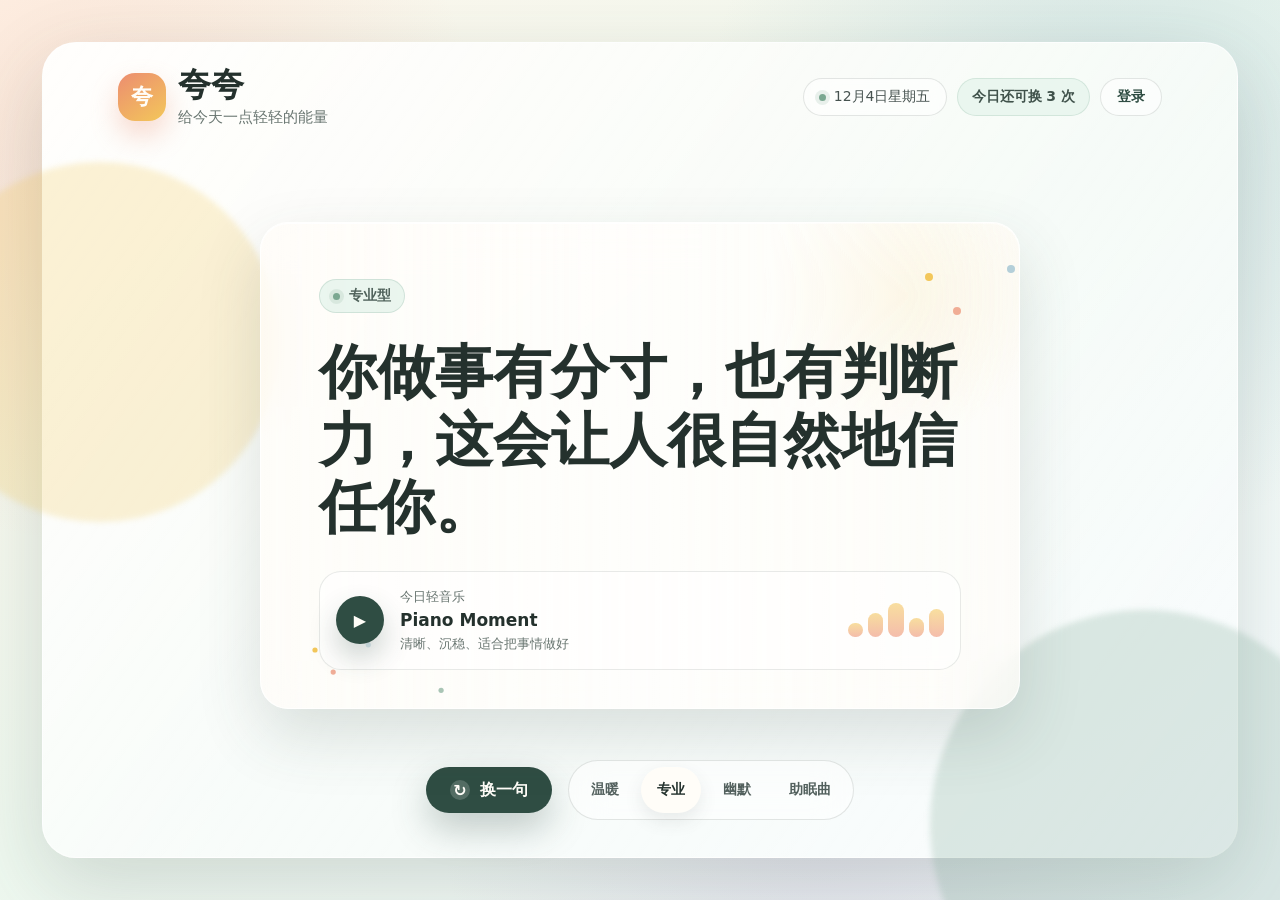
<file: index.html>
<!doctype html>
<html lang="zh-CN">
  <head>
    <meta charset="UTF-8" />
    <meta name="viewport" content="width=device-width, initial-scale=1.0" />
    <meta
      name="description"
      content="夸夸每天送你一句中文赞美和一首轻快音乐，给今天一点轻轻的能量。"
    />
    <title>夸夸</title>
    <link rel="stylesheet" href="./style.css?v=20260511-v202-register-bonus-fix" />
  </head>
  <body>
    <main class="app-shell" aria-labelledby="app-title">
      <div class="glow" aria-hidden="true"></div>

      <header class="topbar">
        <a class="brand" href="./index.html" aria-label="夸夸首页">
          <span class="brand-mark" aria-hidden="true">夸</span>
          <span>
            <h1 id="app-title">夸夸</h1>
            <span class="subtitle">给今天一点轻轻的能量</span>
          </span>
        </a>

        <div class="top-actions" aria-label="会员状态">
          <div class="date-pill" aria-label="今天">
            <span class="dot" aria-hidden="true"></span>
            <span id="todayLabel">今天</span>
          </div>
          <div class="quota-pill" id="quotaPill" aria-live="polite">次数加载中</div>
          <button
            class="login-button"
            id="loginButton"
            type="button"
            data-analytics-event="login_button_click"
          >
            登录
          </button>
        </div>
      </header>

      <section class="hero" aria-live="polite">
        <article class="praise-card" id="praiseCard">
          <span class="sparkle sparkle-one" aria-hidden="true"></span>
          <span class="sparkle sparkle-two" aria-hidden="true"></span>

          <div class="style-tag">
            <span class="dot" aria-hidden="true"></span>
            <span id="styleLabel">温暖型</span>
          </div>

          <p class="quote" id="quoteText"></p>

          <div class="music-panel">
            <button
              class="music-button"
              id="musicButton"
              type="button"
              data-analytics-event="music_play_click"
              aria-label="播放音乐"
            >
              <span id="musicButtonIcon" aria-hidden="true">▶</span>
            </button>
            <div class="music-copy">
              <span class="music-label">今日轻音乐</span>
              <strong id="musicTitle"></strong>
              <span id="musicMood"></span>
            </div>
            <div class="music-wave" aria-hidden="true">
              <span></span>
              <span></span>
              <span></span>
              <span></span>
              <span></span>
            </div>
          </div>

          <audio id="musicPlayer" preload="metadata" loop></audio>
        </article>
      </section>

      <footer class="controls" aria-label="夸夸控制区">
        <button
          class="primary-button"
          id="nextButton"
          type="button"
          data-analytics-event="praise_next_click"
        >
          <span class="button-icon" aria-hidden="true">↻</span>
          换一句
        </button>

        <div class="style-switcher" role="group" aria-label="选择赞美风格">
          <button
            class="chip active"
            type="button"
            data-style="warm"
            data-analytics-event="praise_style_click"
            aria-pressed="true"
          >
            温暖
          </button>
          <button
            class="chip"
            type="button"
            data-style="professional"
            data-analytics-event="praise_style_click"
            aria-pressed="false"
          >
            专业
          </button>
          <button
            class="chip"
            type="button"
            data-style="funny"
            data-analytics-event="praise_style_click"
            aria-pressed="false"
          >
            幽默
          </button>
          <button
            class="chip"
            type="button"
            data-style="smart"
            data-analytics-event="praise_style_click"
            aria-pressed="false"
          >
            助眠曲
          </button>
        </div>
      </footer>
    </main>

    <div class="login-modal" id="loginModal" hidden>
      <div class="modal-backdrop" data-close-login></div>
      <section
        class="login-dialog"
        role="dialog"
        aria-modal="true"
        aria-labelledby="loginTitle"
        aria-describedby="loginDescription"
      >
        <button class="modal-close" type="button" data-close-login aria-label="关闭登录弹窗">
          ×
        </button>
        <div class="login-mark" aria-hidden="true">夸</div>
        <h2 id="loginTitle">登录后继续被夸</h2>
        <p id="loginDescription">
          已注册手机号可直接登录。首次使用请先注册，注册后会额外获得 10 次夸夸次数。
        </p>
        <button class="auth-mode-button" id="authModeButton" type="button">
          首次使用？切换到注册
        </button>

        <form class="login-form" id="loginForm">
          <label>
            手机号
            <input
              id="phoneInput"
              type="tel"
              inputmode="numeric"
              autocomplete="tel"
              placeholder="请输入 11 位手机号"
              maxlength="11"
            />
          </label>

          <label>
            验证码
            <div class="code-row">
              <input
                id="codeInput"
                type="text"
                inputmode="numeric"
                autocomplete="one-time-code"
                placeholder="6 位验证码"
                maxlength="8"
              />
              <button class="code-button" id="sendCodeButton" type="button">
                获取验证码
              </button>
            </div>
          </label>

          <p class="form-message" id="loginMessage" aria-live="polite"></p>

          <button class="login-submit" id="loginSubmitButton" type="submit">登录</button>
        </form>

        <div class="login-success" id="loginSuccess" hidden>
          <strong id="loginSuccessTitle">登录成功</strong>
          <p id="loginSuccessText">已领取夸夸次数，可以继续换一句了。</p>
          <button class="login-submit" id="loginContinueButton" type="button">
            返回夸夸
          </button>
        </div>
      </section>
    </div>

    <div class="status-toast" id="statusToast" hidden aria-live="polite"></div>

    <script src="./analytics-config.js?v=20260511-v202-register-bonus-fix"></script>
    <script src="./membership-config.js?v=20260511-v202-register-bonus-fix"></script>
    <script src="./script.js?v=20260511-v202-register-bonus-fix"></script>
  </body>
</html>
</file>
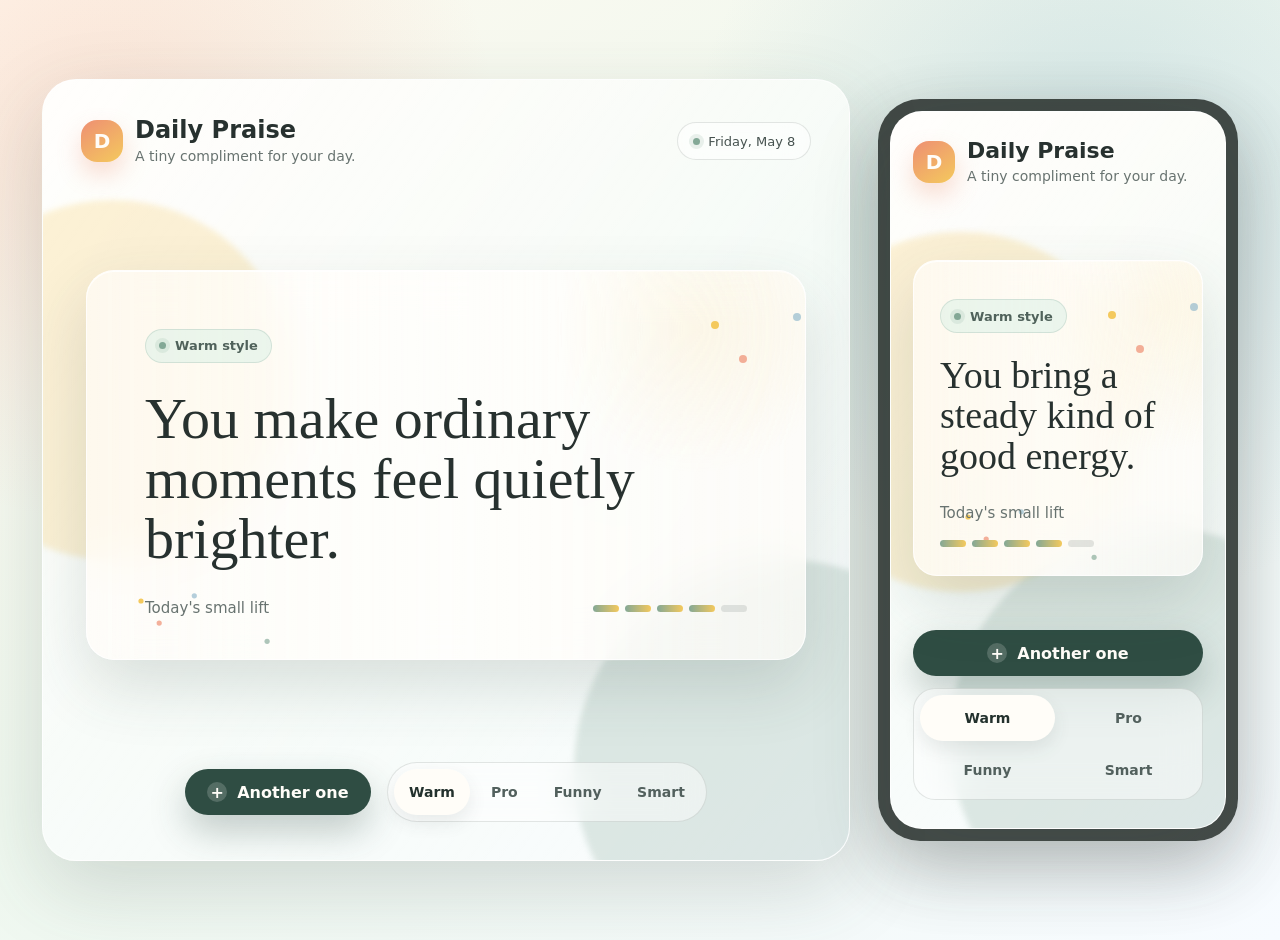
<file: prototype.html>
<!doctype html>
<html lang="en">
  <head>
    <meta charset="UTF-8" />
    <meta name="viewport" content="width=device-width, initial-scale=1.0" />
    <title>Daily Praise Prototype</title>
    <style>
      :root {
        --ink: #27312f;
        --muted: #687370;
        --line: rgba(39, 49, 47, 0.12);
        --paper: #fffdf8;
        --cream: #fbf5e8;
        --mint: #d8efe5;
        --sage: #83a896;
        --coral: #ee8f73;
        --sun: #f4c95d;
        --blue: #8db5c9;
        --shadow: 0 28px 80px rgba(53, 71, 65, 0.18);
      }

      * {
        box-sizing: border-box;
      }

      html,
      body {
        margin: 0;
        min-height: 940px;
        background:
          radial-gradient(circle at 9% 15%, rgba(238, 143, 115, 0.22), transparent 24rem),
          radial-gradient(circle at 86% 20%, rgba(141, 181, 201, 0.32), transparent 26rem),
          linear-gradient(145deg, #fffaf0 0%, #eff8ef 45%, #f7fbff 100%);
      }

      body {
        color: var(--ink);
        font-family:
          Inter, ui-sans-serif, system-ui, -apple-system, BlinkMacSystemFont,
          "Segoe UI", sans-serif;
      }

      .prototype-board {
        min-height: 940px;
        padding: 42px;
        display: grid;
        grid-template-columns: minmax(0, 1fr) 360px;
        gap: 28px;
        align-items: center;
      }

      .frame {
        position: relative;
        overflow: hidden;
        background:
          linear-gradient(125deg, rgba(255, 255, 255, 0.86), rgba(255, 255, 255, 0.5)),
          linear-gradient(145deg, #fff8ea 0%, #e5f5ea 52%, #f4f9ff 100%);
        border: 1px solid rgba(255, 255, 255, 0.7);
        box-shadow: var(--shadow);
      }

      .desktop {
        min-height: 780px;
        border-radius: 34px;
      }

      .phone-shell {
        padding: 12px;
        border-radius: 42px;
        background: rgba(40, 47, 44, 0.86);
        box-shadow: 0 24px 70px rgba(40, 47, 44, 0.24);
      }

      .mobile {
        min-height: 716px;
        border-radius: 32px;
      }

      .app {
        position: relative;
        isolation: isolate;
        min-height: inherit;
        padding: 38px;
      }

      .desktop .app {
        display: grid;
        grid-template-rows: auto 1fr auto;
      }

      .mobile .app {
        padding: 28px 22px;
        display: flex;
        flex-direction: column;
      }

      .glow,
      .glow::before,
      .glow::after {
        position: absolute;
        content: "";
        pointer-events: none;
        border-radius: 999px;
        filter: blur(2px);
      }

      .glow {
        inset: 0;
        z-index: -1;
      }

      .glow::before {
        width: 360px;
        height: 360px;
        left: -110px;
        top: 120px;
        background: rgba(244, 201, 93, 0.24);
      }

      .glow::after {
        width: 420px;
        height: 420px;
        right: -145px;
        bottom: -120px;
        background: rgba(131, 168, 150, 0.24);
      }

      .topbar {
        display: flex;
        align-items: center;
        justify-content: space-between;
        gap: 18px;
      }

      .brand {
        display: flex;
        align-items: center;
        gap: 12px;
        min-width: 0;
      }

      .brand-mark {
        width: 42px;
        height: 42px;
        flex: 0 0 auto;
        display: grid;
        place-items: center;
        border-radius: 16px;
        color: #fffdf8;
        font-size: 20px;
        font-weight: 800;
        background: linear-gradient(145deg, var(--coral), var(--sun));
        box-shadow: 0 12px 24px rgba(238, 143, 115, 0.3);
      }

      h1 {
        margin: 0;
        font-size: 24px;
        line-height: 1;
        letter-spacing: 0;
      }

      .subtitle {
        margin: 6px 0 0;
        color: var(--muted);
        font-size: 14px;
      }

      .date-pill {
        display: inline-flex;
        align-items: center;
        gap: 8px;
        min-height: 38px;
        padding: 0 15px;
        border: 1px solid var(--line);
        border-radius: 999px;
        color: #46524f;
        background: rgba(255, 255, 255, 0.5);
        backdrop-filter: blur(16px);
        font-size: 13px;
        white-space: nowrap;
      }

      .dot {
        width: 7px;
        height: 7px;
        border-radius: 50%;
        background: var(--sage);
        box-shadow: 0 0 0 4px rgba(131, 168, 150, 0.16);
      }

      .hero {
        display: grid;
        place-items: center;
        padding: 28px 0 24px;
      }

      .praise-card {
        position: relative;
        width: min(720px, 100%);
        padding: 58px 58px 42px;
        overflow: hidden;
        border: 1px solid rgba(255, 255, 255, 0.76);
        border-radius: 28px;
        background: rgba(255, 253, 248, 0.72);
        box-shadow:
          0 26px 64px rgba(57, 73, 68, 0.16),
          inset 0 1px 0 rgba(255, 255, 255, 0.9);
        backdrop-filter: blur(22px);
      }

      .praise-card::before {
        position: absolute;
        content: "";
        inset: 0;
        background:
          linear-gradient(90deg, rgba(255, 255, 255, 0), rgba(255, 255, 255, 0.64), rgba(255, 255, 255, 0)),
          radial-gradient(circle at 85% 15%, rgba(244, 201, 93, 0.2), transparent 9rem);
        opacity: 0.7;
      }

      .sparkle {
        position: absolute;
        width: 8px;
        height: 8px;
        border-radius: 50%;
        background: var(--sun);
        box-shadow:
          28px 34px 0 rgba(238, 143, 115, 0.7),
          82px -8px 0 rgba(141, 181, 201, 0.65),
          194px 62px 0 rgba(131, 168, 150, 0.65);
      }

      .sparkle.one {
        right: 86px;
        top: 50px;
      }

      .sparkle.two {
        left: 50px;
        bottom: 54px;
        transform: scale(0.65);
      }

      .style-tag {
        position: relative;
        display: inline-flex;
        align-items: center;
        gap: 9px;
        min-height: 34px;
        padding: 0 13px;
        border: 1px solid rgba(131, 168, 150, 0.24);
        border-radius: 999px;
        color: #50625b;
        background: rgba(216, 239, 229, 0.5);
        font-size: 13px;
        font-weight: 700;
      }

      .quote {
        position: relative;
        margin: 26px 0 30px;
        max-width: 620px;
        font-family: Georgia, "Times New Roman", serif;
        font-size: clamp(32px, 5vw, 58px);
        line-height: 1.04;
        letter-spacing: 0;
      }

      .source-row {
        position: relative;
        display: flex;
        align-items: center;
        justify-content: space-between;
        gap: 18px;
        color: var(--muted);
      }

      .source {
        font-size: 15px;
      }

      .mini-meter {
        display: grid;
        grid-template-columns: repeat(5, 26px);
        gap: 6px;
      }

      .mini-meter span {
        height: 7px;
        border-radius: 999px;
        background: rgba(39, 49, 47, 0.12);
      }

      .mini-meter span:nth-child(-n + 4) {
        background: linear-gradient(90deg, var(--sage), var(--sun));
      }

      .controls {
        display: flex;
        align-items: center;
        justify-content: center;
        gap: 16px;
        flex-wrap: wrap;
      }

      button,
      .chip {
        min-height: 46px;
        border: 0;
        font: inherit;
        cursor: default;
      }

      .primary-button {
        display: inline-flex;
        align-items: center;
        justify-content: center;
        gap: 10px;
        padding: 0 22px;
        border-radius: 999px;
        color: #fffdf8;
        background: #2f4d43;
        box-shadow: 0 16px 36px rgba(47, 77, 67, 0.28);
        font-weight: 800;
      }

      .primary-button .icon {
        width: 20px;
        height: 20px;
        display: grid;
        place-items: center;
        border-radius: 50%;
        background: rgba(255, 255, 255, 0.18);
      }

      .style-switcher {
        display: flex;
        align-items: center;
        gap: 6px;
        padding: 6px;
        border: 1px solid var(--line);
        border-radius: 999px;
        background: rgba(255, 255, 255, 0.48);
        backdrop-filter: blur(18px);
      }

      .chip {
        display: inline-flex;
        align-items: center;
        justify-content: center;
        padding: 0 15px;
        border-radius: 999px;
        color: #52605d;
        background: transparent;
        font-size: 14px;
        font-weight: 700;
      }

      .chip.active {
        color: #23312d;
        background: #fffdf8;
        box-shadow: 0 8px 18px rgba(57, 73, 68, 0.1);
      }

      .mobile .topbar {
        align-items: flex-start;
      }

      .mobile .date-pill {
        display: none;
      }

      .mobile h1 {
        font-size: 22px;
      }

      .mobile .hero {
        flex: 1;
        display: flex;
        align-items: center;
        padding: 54px 0 32px;
      }

      .mobile .praise-card {
        padding: 38px 26px 28px;
        border-radius: 24px;
      }

      .mobile .quote {
        margin: 22px 0 28px;
        font-size: 38px;
        line-height: 1.06;
      }

      .mobile .source-row {
        display: block;
      }

      .mobile .mini-meter {
        margin-top: 18px;
      }

      .mobile .controls {
        align-items: stretch;
        gap: 12px;
      }

      .mobile .primary-button,
      .mobile .style-switcher {
        width: 100%;
      }

      .mobile .style-switcher {
        display: grid;
        grid-template-columns: repeat(2, 1fr);
        border-radius: 22px;
      }

      .mobile .chip {
        padding: 0 8px;
      }

      @media (max-width: 980px) {
        .prototype-board {
          grid-template-columns: 1fr;
          padding: 20px;
        }

        .phone-shell {
          width: min(390px, 100%);
          margin: 0 auto;
        }
      }
    </style>
  </head>
  <body>
    <main class="prototype-board" aria-label="Daily Praise high fidelity prototype">
      <section class="frame desktop" aria-label="Desktop prototype">
        <div class="app">
          <div class="glow"></div>

          <header class="topbar">
            <div class="brand">
              <div class="brand-mark">D</div>
              <div>
                <h1>Daily Praise</h1>
                <p class="subtitle">A tiny compliment for your day.</p>
              </div>
            </div>
            <div class="date-pill"><span class="dot"></span> Friday, May 8</div>
          </header>

          <section class="hero">
            <article class="praise-card">
              <span class="sparkle one"></span>
              <span class="sparkle two"></span>
              <div class="style-tag"><span class="dot"></span> Warm style</div>
              <p class="quote">You make ordinary moments feel quietly brighter.</p>
              <div class="source-row">
                <div class="source">Today's small lift</div>
                <div class="mini-meter" aria-hidden="true">
                  <span></span>
                  <span></span>
                  <span></span>
                  <span></span>
                  <span></span>
                </div>
              </div>
            </article>
          </section>

          <footer class="controls">
            <button class="primary-button" type="button">
              <span class="icon">+</span>
              Another one
            </button>
            <div class="style-switcher" aria-label="Praise style">
              <button class="chip active" type="button">Warm</button>
              <button class="chip" type="button">Pro</button>
              <button class="chip" type="button">Funny</button>
              <button class="chip" type="button">Smart</button>
            </div>
          </footer>
        </div>
      </section>

      <div class="phone-shell" aria-label="Mobile device frame">
        <section class="frame mobile" aria-label="Mobile prototype">
          <div class="app">
            <div class="glow"></div>

            <header class="topbar">
              <div class="brand">
                <div class="brand-mark">D</div>
                <div>
                  <h1>Daily Praise</h1>
                  <p class="subtitle">A tiny compliment for your day.</p>
                </div>
              </div>
            </header>

            <section class="hero">
              <article class="praise-card">
                <span class="sparkle one"></span>
                <span class="sparkle two"></span>
                <div class="style-tag"><span class="dot"></span> Warm style</div>
                <p class="quote">You bring a steady kind of good energy.</p>
                <div class="source-row">
                  <div class="source">Today's small lift</div>
                  <div class="mini-meter" aria-hidden="true">
                    <span></span>
                    <span></span>
                    <span></span>
                    <span></span>
                    <span></span>
                  </div>
                </div>
              </article>
            </section>

            <footer class="controls">
              <button class="primary-button" type="button">
                <span class="icon">+</span>
                Another one
              </button>
              <div class="style-switcher" aria-label="Praise style">
                <button class="chip active" type="button">Warm</button>
                <button class="chip" type="button">Pro</button>
                <button class="chip" type="button">Funny</button>
                <button class="chip" type="button">Smart</button>
              </div>
            </footer>
          </div>
        </section>
      </div>
    </main>
  </body>
</html>
</file>
<file: style.css>
:root {
  --ink: #24312d;
  --muted: #687570;
  --line: rgba(36, 49, 45, 0.12);
  --paper: #fffdf8;
  --mint: #d9efe4;
  --sage: #7ba891;
  --coral: #ec8d70;
  --sun: #f3c75a;
  --blue: #8db7c9;
  --plum: #9a85b6;
  --shadow: 0 28px 80px rgba(54, 73, 66, 0.18);
}

* {
  box-sizing: border-box;
}

html {
  min-height: 100%;
  background:
    radial-gradient(circle at 8% 18%, rgba(236, 141, 112, 0.2), transparent 24rem),
    radial-gradient(circle at 86% 16%, rgba(141, 183, 201, 0.3), transparent 25rem),
    radial-gradient(circle at 64% 88%, rgba(154, 133, 182, 0.18), transparent 24rem),
    linear-gradient(145deg, #fff7ec 0%, #eef8ef 48%, #f7fbff 100%);
}

body {
  margin: 0;
  min-height: 100vh;
  color: var(--ink);
  font-family:
    ui-sans-serif, system-ui, -apple-system, BlinkMacSystemFont, "Segoe UI",
    "PingFang SC", "Microsoft YaHei", sans-serif;
}

button,
a {
  -webkit-tap-highlight-color: transparent;
}

button {
  font: inherit;
}

.app-shell {
  position: relative;
  isolation: isolate;
  min-height: 100vh;
  padding: clamp(24px, 4vw, 42px);
  display: grid;
  grid-template-rows: auto 1fr auto;
  overflow: hidden;
}

.app-shell::before {
  position: absolute;
  content: "";
  inset: clamp(16px, 4vw, 42px);
  z-index: -1;
  border: 1px solid rgba(255, 255, 255, 0.72);
  border-radius: clamp(28px, 4vw, 34px);
  background:
    linear-gradient(125deg, rgba(255, 255, 255, 0.88), rgba(255, 255, 255, 0.5)),
    linear-gradient(145deg, #fff8ea 0%, #e6f5eb 52%, #f4f9ff 100%);
  box-shadow: var(--shadow);
}

.glow,
.glow::before,
.glow::after {
  position: absolute;
  content: "";
  pointer-events: none;
  border-radius: 999px;
  filter: blur(2px);
}

.glow {
  inset: 0;
  z-index: -1;
}

.glow::before {
  width: 360px;
  height: 360px;
  left: -80px;
  top: 18%;
  background: rgba(243, 199, 90, 0.24);
}

.glow::after {
  width: 430px;
  height: 430px;
  right: -80px;
  bottom: -140px;
  background: rgba(123, 168, 145, 0.24);
}

.topbar {
  width: min(1120px, 100%);
  min-width: 0;
  margin: 0 auto;
  padding: clamp(16px, 2vw, 38px) clamp(16px, 4vw, 38px) 0;
  display: flex;
  align-items: center;
  justify-content: space-between;
  gap: 18px;
}

.brand {
  min-width: 0;
  display: flex;
  align-items: center;
  gap: 12px;
  color: inherit;
  text-decoration: none;
}

.brand-mark {
  width: 48px;
  height: 48px;
  flex: 0 0 auto;
  display: grid;
  place-items: center;
  border-radius: 17px;
  color: var(--paper);
  font-size: 22px;
  font-weight: 900;
  background: linear-gradient(145deg, var(--coral), var(--sun));
  box-shadow: 0 14px 28px rgba(236, 141, 112, 0.32);
}

h1 {
  margin: 0;
  font-size: clamp(26px, 2.6vw, 34px);
  line-height: 1;
  letter-spacing: 0;
}

.subtitle {
  display: block;
  margin-top: 7px;
  color: var(--muted);
  font-size: 15px;
}

.date-pill {
  min-height: 38px;
  padding: 0 15px;
  display: inline-flex;
  align-items: center;
  gap: 8px;
  border: 1px solid var(--line);
  border-radius: 999px;
  color: #46524f;
  background: rgba(255, 255, 255, 0.52);
  backdrop-filter: blur(16px);
  font-size: 14px;
  white-space: nowrap;
}

.top-actions {
  flex: 0 0 auto;
  display: flex;
  align-items: center;
  justify-content: flex-end;
  gap: 10px;
  min-width: 0;
}

.quota-pill,
.login-button {
  min-height: 38px;
  border-radius: 999px;
  white-space: nowrap;
  font-size: 14px;
  font-weight: 800;
}

.quota-pill {
  padding: 0 14px;
  display: inline-flex;
  align-items: center;
  color: #40524b;
  border: 1px solid rgba(123, 168, 145, 0.22);
  background: rgba(217, 239, 228, 0.46);
}

.quota-pill.is-warning {
  color: #7d4938;
  border-color: rgba(236, 141, 112, 0.28);
  background: rgba(236, 141, 112, 0.16);
}

.login-button {
  padding: 0 16px;
  border: 1px solid var(--line);
  color: #2f4d43;
  background: rgba(255, 255, 255, 0.58);
  cursor: pointer;
  transition:
    transform 160ms ease,
    background-color 160ms ease,
    box-shadow 160ms ease;
}

.login-button:hover {
  transform: translateY(-1px);
  background: var(--paper);
  box-shadow: 0 10px 22px rgba(57, 73, 68, 0.1);
}

.login-button.is-logged-in {
  cursor: default;
  color: #52605d;
}

.dot {
  width: 7px;
  height: 7px;
  flex: 0 0 auto;
  border-radius: 50%;
  background: var(--sage);
  box-shadow: 0 0 0 4px rgba(123, 168, 145, 0.16);
}

.hero {
  width: min(1120px, 100%);
  min-width: 0;
  margin: 0 auto;
  padding: clamp(46px, 7vw, 86px) clamp(16px, 4vw, 38px) clamp(26px, 4vw, 42px);
  display: grid;
  place-items: center;
}

.praise-card {
  position: relative;
  width: min(760px, 100%);
  min-height: 430px;
  padding: clamp(32px, 5vw, 56px) clamp(24px, 5vw, 58px) clamp(24px, 4vw, 38px);
  overflow: hidden;
  border: 1px solid rgba(255, 255, 255, 0.76);
  border-radius: 28px;
  background: rgba(255, 253, 248, 0.74);
  box-shadow:
    0 26px 64px rgba(57, 73, 68, 0.16),
    inset 0 1px 0 rgba(255, 255, 255, 0.9);
  backdrop-filter: blur(22px);
  animation: cardFloat 7s ease-in-out infinite;
}

.praise-card::before {
  position: absolute;
  content: "";
  inset: 0;
  background:
    linear-gradient(
      90deg,
      rgba(255, 255, 255, 0),
      rgba(255, 255, 255, 0.64),
      rgba(255, 255, 255, 0)
    ),
    radial-gradient(circle at 85% 15%, rgba(243, 199, 90, 0.2), transparent 9rem);
  opacity: 0.7;
}

.praise-card.refreshing .quote,
.praise-card.refreshing .music-panel {
  animation: quoteIn 420ms ease both;
}

.sparkle {
  position: absolute;
  width: 8px;
  height: 8px;
  border-radius: 50%;
  background: var(--sun);
  box-shadow:
    28px 34px 0 rgba(236, 141, 112, 0.7),
    82px -8px 0 rgba(141, 183, 201, 0.65),
    194px 62px 0 rgba(123, 168, 145, 0.65);
  animation: twinkle 2.6s ease-in-out infinite;
}

.sparkle-one {
  right: 86px;
  top: 50px;
}

.sparkle-two {
  left: 50px;
  bottom: 54px;
  transform: scale(0.65);
  animation-delay: 1.1s;
}

.style-tag {
  position: relative;
  display: inline-flex;
  align-items: center;
  gap: 9px;
  min-height: 34px;
  padding: 0 13px;
  border: 1px solid rgba(123, 168, 145, 0.24);
  border-radius: 999px;
  color: #50625b;
  background: rgba(217, 239, 228, 0.54);
  font-size: 14px;
  font-weight: 800;
}

.quote {
  position: relative;
  margin: 26px 0 30px;
  max-width: 640px;
  font-family:
    "Songti SC", "Noto Serif CJK SC", "STSong", Georgia, serif;
  font-size: clamp(34px, 5.2vw, 58px);
  font-weight: 800;
  line-height: 1.16;
  letter-spacing: 0;
  overflow-wrap: anywhere;
}

.music-panel {
  position: relative;
  display: grid;
  grid-template-columns: auto 1fr auto;
  align-items: center;
  gap: 16px;
  padding: 16px;
  border: 1px solid rgba(36, 49, 45, 0.1);
  border-radius: 22px;
  background: rgba(255, 255, 255, 0.5);
}

.music-button {
  width: 48px;
  height: 48px;
  border: 0;
  border-radius: 50%;
  display: grid;
  place-items: center;
  color: var(--paper);
  background: #2f4d43;
  box-shadow: 0 14px 28px rgba(47, 77, 67, 0.24);
  cursor: pointer;
  font-weight: 900;
  transition:
    transform 160ms ease,
    background-color 160ms ease;
}

.music-button:hover {
  transform: translateY(-2px);
  background: #27453b;
}

.music-button:active {
  transform: translateY(0) scale(0.97);
}

.music-copy {
  min-width: 0;
  display: grid;
  gap: 4px;
}

.music-label,
.music-copy span:last-child {
  color: var(--muted);
  font-size: 13px;
}

.music-copy strong {
  font-size: 17px;
  line-height: 1.2;
}

.music-wave {
  width: 96px;
  height: 34px;
  display: grid;
  grid-template-columns: repeat(5, 1fr);
  align-items: end;
  gap: 5px;
}

.music-wave span {
  height: 42%;
  border-radius: 999px;
  background: linear-gradient(180deg, var(--sun), var(--coral));
  opacity: 0.58;
}

.music-wave span:nth-child(2) {
  height: 72%;
}

.music-wave span:nth-child(3) {
  height: 100%;
}

.music-wave span:nth-child(4) {
  height: 58%;
}

.music-wave span:nth-child(5) {
  height: 82%;
}

.is-playing .music-wave span {
  animation: wavePulse 900ms ease-in-out infinite alternate;
}

.is-playing .music-wave span:nth-child(2) {
  animation-delay: 120ms;
}

.is-playing .music-wave span:nth-child(3) {
  animation-delay: 220ms;
}

.is-playing .music-wave span:nth-child(4) {
  animation-delay: 320ms;
}

.is-playing .music-wave span:nth-child(5) {
  animation-delay: 420ms;
}

.controls {
  width: min(1120px, 100%);
  min-width: 0;
  margin: 0 auto;
  padding: 0 clamp(16px, 4vw, 38px) clamp(28px, 4vw, 38px);
  display: flex;
  align-items: center;
  justify-content: center;
  gap: 16px;
  flex-wrap: wrap;
}

.primary-button,
.chip {
  min-height: 46px;
  border: 0;
  cursor: pointer;
}

.primary-button {
  padding: 0 24px;
  display: inline-flex;
  align-items: center;
  justify-content: center;
  gap: 10px;
  border-radius: 999px;
  color: var(--paper);
  background: #2f4d43;
  box-shadow: 0 16px 36px rgba(47, 77, 67, 0.28);
  font-weight: 900;
  transition:
    transform 160ms ease,
    box-shadow 160ms ease,
    background-color 160ms ease;
}

.primary-button:hover {
  transform: translateY(-2px);
  background: #27453b;
  box-shadow: 0 20px 42px rgba(47, 77, 67, 0.32);
}

.primary-button:active {
  transform: translateY(0) scale(0.98);
}

.primary-button:disabled,
.code-button:disabled,
.login-submit:disabled {
  cursor: not-allowed;
  opacity: 0.58;
  transform: none;
  box-shadow: none;
}

.button-icon {
  width: 20px;
  height: 20px;
  display: grid;
  place-items: center;
  border-radius: 50%;
  background: rgba(255, 255, 255, 0.18);
}

.style-switcher {
  padding: 6px;
  display: flex;
  align-items: center;
  gap: 6px;
  border: 1px solid var(--line);
  border-radius: 999px;
  background: rgba(255, 255, 255, 0.5);
  backdrop-filter: blur(18px);
}

.chip {
  padding: 0 16px;
  display: inline-flex;
  align-items: center;
  justify-content: center;
  border-radius: 999px;
  color: #52605d;
  background: transparent;
  font-size: 14px;
  font-weight: 800;
  transition:
    color 160ms ease,
    background-color 160ms ease,
    box-shadow 160ms ease,
    transform 160ms ease;
}

.chip:hover {
  color: #23312d;
  transform: translateY(-1px);
}

.chip.active {
  color: #23312d;
  background: var(--paper);
  box-shadow: 0 8px 18px rgba(57, 73, 68, 0.1);
}

.primary-button:focus-visible,
.chip:focus-visible,
.brand:focus-visible,
.music-button:focus-visible,
.login-button:focus-visible,
.code-button:focus-visible,
.auth-mode-button:focus-visible,
.login-submit:focus-visible,
.modal-close:focus-visible {
  outline: 3px solid rgba(236, 141, 112, 0.42);
  outline-offset: 4px;
}

.login-modal[hidden],
.login-modal:not(.is-open) {
  display: none !important;
  pointer-events: none;
}

.login-modal {
  position: fixed;
  inset: 0;
  z-index: 10;
  display: grid;
  place-items: center;
  padding: 22px;
  isolation: isolate;
}

.modal-backdrop {
  position: absolute;
  inset: 0;
  z-index: 0;
  background: rgba(36, 49, 45, 0.34);
  backdrop-filter: blur(12px);
}

.login-dialog {
  position: relative;
  z-index: 1;
  width: min(440px, 100%);
  padding: 32px;
  border: 1px solid rgba(255, 255, 255, 0.72);
  border-radius: 26px;
  background: rgba(255, 253, 248, 0.94);
  box-shadow: 0 28px 80px rgba(36, 49, 45, 0.24);
}

.modal-close {
  position: absolute;
  top: 16px;
  right: 16px;
  width: 36px;
  height: 36px;
  border: 0;
  border-radius: 50%;
  color: #53615d;
  background: rgba(36, 49, 45, 0.06);
  cursor: pointer;
  font-size: 26px;
  line-height: 1;
}

.login-mark {
  width: 46px;
  height: 46px;
  display: grid;
  place-items: center;
  border-radius: 16px;
  color: var(--paper);
  font-size: 21px;
  font-weight: 900;
  background: linear-gradient(145deg, var(--coral), var(--sun));
  box-shadow: 0 12px 26px rgba(236, 141, 112, 0.28);
}

.login-dialog h2 {
  margin: 18px 0 8px;
  font-size: 24px;
  line-height: 1.2;
  letter-spacing: 0;
}

.login-dialog p {
  margin: 0;
  color: var(--muted);
  line-height: 1.62;
  font-size: 14px;
}

.auth-mode-button {
  margin-top: 12px;
  padding: 0;
  border: 0;
  color: #3f715c;
  background: transparent;
  cursor: pointer;
  font: inherit;
  font-size: 13px;
  font-weight: 900;
}

.login-form {
  margin-top: 22px;
  display: grid;
  gap: 16px;
}

.login-form[hidden],
.login-success[hidden] {
  display: none !important;
}

.login-form label {
  display: grid;
  gap: 8px;
  color: #394944;
  font-size: 14px;
  font-weight: 800;
}

.login-form input {
  width: 100%;
  min-height: 46px;
  padding: 0 14px;
  border: 1px solid var(--line);
  border-radius: 14px;
  color: var(--ink);
  background: rgba(255, 255, 255, 0.72);
  font: inherit;
}

.login-form input:focus {
  outline: 3px solid rgba(123, 168, 145, 0.2);
  border-color: rgba(123, 168, 145, 0.5);
}

.code-row {
  display: grid;
  grid-template-columns: 1fr auto;
  gap: 10px;
}

.code-button {
  min-width: 112px;
  min-height: 46px;
  padding: 0 14px;
  border: 1px solid var(--line);
  border-radius: 14px;
  color: #2f4d43;
  background: rgba(217, 239, 228, 0.56);
  cursor: pointer;
  font-weight: 900;
}

.form-message {
  min-height: 22px;
  color: #7d4938;
}

.form-message.is-success {
  color: #3f715c;
}

.form-message.is-error {
  min-height: 44px;
  padding: 10px 12px;
  border: 1px solid rgba(236, 141, 112, 0.32);
  border-radius: 14px;
  color: #7d4938;
  background: rgba(255, 246, 241, 0.98);
  font-weight: 800;
}

.login-submit {
  min-height: 48px;
  border: 0;
  border-radius: 999px;
  color: var(--paper);
  background: #2f4d43;
  cursor: pointer;
  box-shadow: 0 16px 34px rgba(47, 77, 67, 0.24);
  font-weight: 900;
}

.login-success {
  margin-top: 24px;
  display: grid;
  gap: 14px;
}

.login-success strong {
  color: var(--ink);
  font-size: 22px;
  line-height: 1.25;
}

.login-success p {
  margin: 0 0 4px;
  color: var(--muted);
  line-height: 1.62;
  font-size: 14px;
}

.status-toast[hidden] {
  display: none !important;
}

.status-toast {
  position: fixed;
  top: 18px;
  left: 50%;
  z-index: 30;
  width: min(460px, calc(100% - 32px));
  min-height: 44px;
  padding: 12px 16px;
  display: grid;
  place-items: center;
  border: 1px solid rgba(36, 49, 45, 0.1);
  border-radius: 999px;
  color: #2f4d43;
  background: rgba(255, 253, 248, 0.96);
  box-shadow: 0 18px 46px rgba(36, 49, 45, 0.18);
  transform: translateX(-50%);
  font-size: 14px;
  font-weight: 900;
  text-align: center;
  overflow-wrap: anywhere;
}

.status-toast.is-success {
  border-color: rgba(123, 168, 145, 0.36);
  background: rgba(234, 248, 241, 0.98);
}

.status-toast.is-error {
  color: #7d4938;
  border-color: rgba(236, 141, 112, 0.3);
  background: rgba(255, 246, 241, 0.98);
}

@keyframes cardFloat {
  0%,
  100% {
    transform: translateY(0);
  }

  50% {
    transform: translateY(-8px);
  }
}

@keyframes quoteIn {
  from {
    opacity: 0;
    transform: translateY(12px);
  }

  to {
    opacity: 1;
    transform: translateY(0);
  }
}

@keyframes twinkle {
  0%,
  100% {
    opacity: 0.45;
    transform: scale(0.85);
  }

  50% {
    opacity: 1;
    transform: scale(1);
  }
}

@keyframes wavePulse {
  from {
    transform: scaleY(0.58);
    opacity: 0.42;
  }

  to {
    transform: scaleY(1);
    opacity: 0.86;
  }
}

@media (max-width: 720px) {
  .app-shell {
    padding: 16px;
  }

  .app-shell::before {
    inset: 16px;
    border-radius: 28px;
  }

  .topbar {
    width: 100%;
    max-width: 330px;
    padding: 24px 22px 0;
    align-items: flex-start;
  }

  .date-pill {
    display: none;
  }

  .top-actions {
    flex-direction: column;
    align-items: flex-end;
    gap: 8px;
  }

  .quota-pill,
  .login-button {
    min-height: 34px;
    padding: 0 12px;
    font-size: 12px;
  }

  .brand-mark {
    width: 42px;
    height: 42px;
    border-radius: 15px;
    font-size: 20px;
  }

  .subtitle {
    font-size: 13px;
  }

  .hero {
    width: 100%;
    max-width: 330px;
    padding: 46px 22px 28px;
  }

  .praise-card {
    width: 270px;
    max-width: 270px;
    min-height: 430px;
    border-radius: 24px;
  }

  .quote {
    margin: 22px 0 28px;
    max-width: 100%;
    font-size: clamp(23px, 6.2vw, 26px);
    line-height: 1.18;
    word-break: break-word;
  }

  .music-panel {
    grid-template-columns: auto 1fr;
    gap: 13px;
    padding: 14px;
    border-radius: 20px;
    overflow: hidden;
  }

  .music-wave {
    grid-column: 1 / -1;
    width: 100%;
    height: 28px;
  }

  .controls {
    width: 100%;
    max-width: 270px;
    align-items: stretch;
    gap: 12px;
    padding: 0 22px 28px;
  }

  .primary-button,
  .style-switcher {
    width: 100%;
  }

  .style-switcher {
    display: grid;
    grid-template-columns: repeat(2, 1fr);
    border-radius: 22px;
  }

  .chip {
    padding: 0 8px;
  }

  .login-dialog {
    padding: 28px 22px 24px;
    border-radius: 24px;
  }

  .code-row {
    grid-template-columns: 1fr;
  }

  .code-button {
    width: 100%;
  }
}

@media (prefers-reduced-motion: reduce) {
  *,
  *::before,
  *::after {
    scroll-behavior: auto !important;
    animation-duration: 0.01ms !important;
    animation-iteration-count: 1 !important;
    transition-duration: 0.01ms !important;
  }
}
</file>
